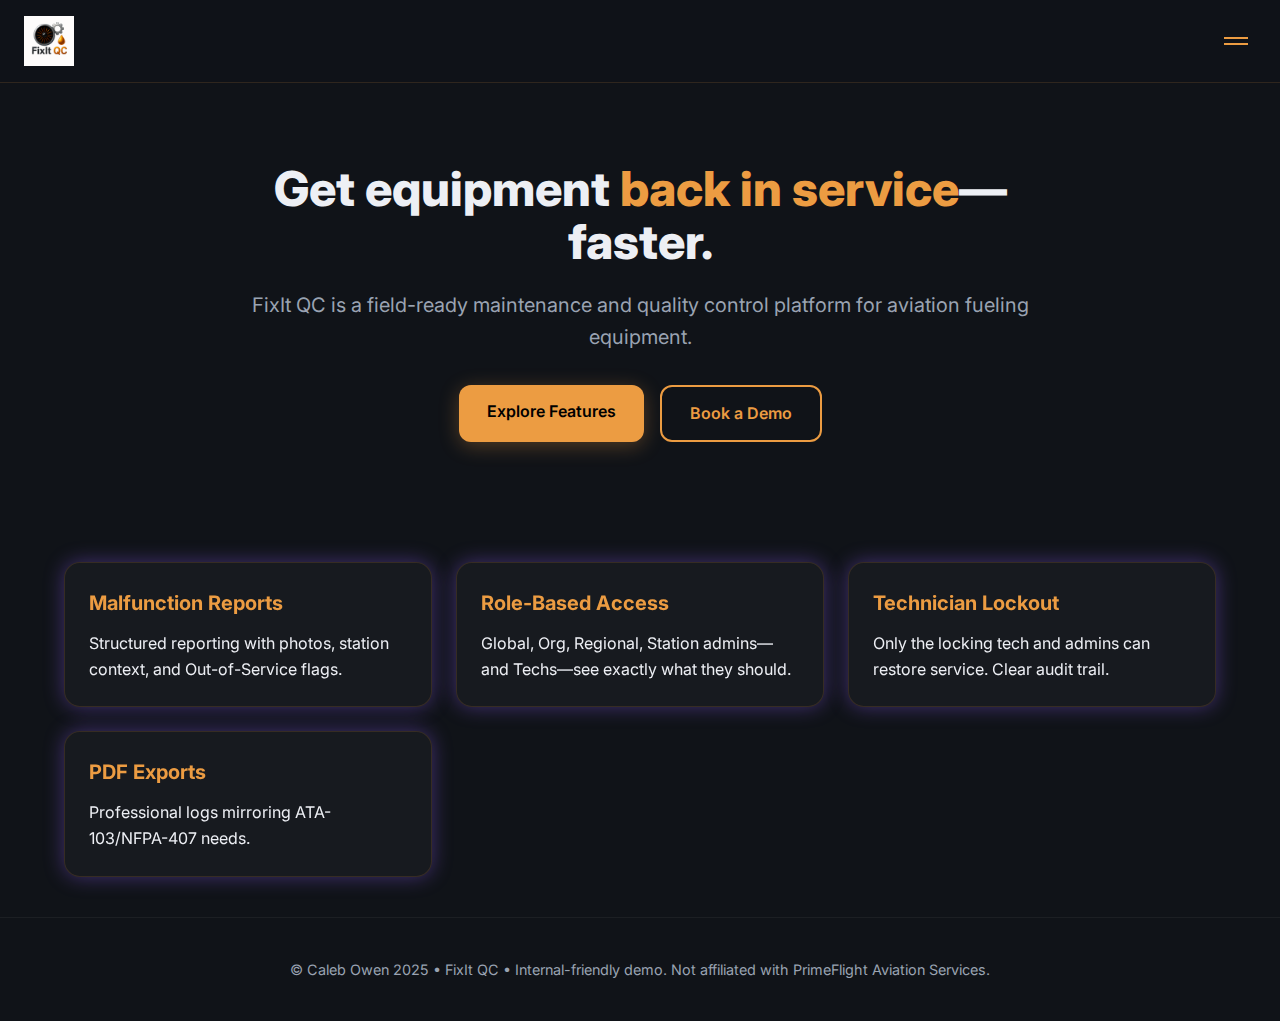
<file: index.html>
<!doctype html>
<html lang='en'>
<head>
  <!-- FixIt QC Marketing Site v7.0 • Built 2025-10-29 -->
  <meta charset="utf-8" />
  <meta name="viewport" content="width=device-width, initial-scale=1, maximum-scale=1, user-scalable=0" />
  <title>FixIt QC — Field Maintenance & QC Platform</title>
  <link rel="preconnect" href="https://fonts.googleapis.com">
  <link rel="preconnect" href="https://fonts.gstatic.com" crossorigin>
  <link href="https://fonts.googleapis.com/css2?family=Inter:wght@300;400;600;800&display=swap" rel="stylesheet">
  <link rel="stylesheet" href="assets/css/site.css" />
  <script defer src="assets/js/site.js"></script>
</head>
<body>
  <header class="nav">
    <a class="brand" href="index.html">
      <img src="assets/img/fixitqc-logo.png" alt="FixIt QC" class="logo" />
    </a>
    <button id="hamburger" aria-label="Menu" aria-expanded="false">
      <span class="bar"></span>
      <span class="bar"></span>
    </button>

    <!-- Cascade overlay menu -->
    <div id="cascade" class="cascade mini">
      <a class="mini-card active" href="index.html">
        <span class="ico">
          <svg viewBox="0 0 24 24"><path d="M3 9l9-7 9 7v11a2 2 0 0 1-2 2H5a2 2 0 0 1-2-2z"></path><polyline points="9 22 9 12 15 12 15 22"></polyline></svg>
        </span>
        <span>Home</span>
      </a>
      <a class="mini-card" href="features.html">
        <span class="ico">
          <svg viewBox="0 0 24 24"><polygon points="12 2 15.09 8.26 22 9.27 17 14.14 18.18 21.02 12 17.77 5.82 21.02 7 14.14 2 9.27 8.91 8.26 12 2"></polygon></svg>
        </span>
        <span>Features</span>
      </a>
      <a class="mini-card" href="screenshots.html">
        <span class="ico">
          <svg viewBox="0 0 24 24"><rect x="3" y="3" width="18" height="18" rx="2" ry="2"></rect><circle cx="8.5" cy="8.5" r="1.5"></circle><polyline points="21 15 16 10 5 21"></polyline></svg>
        </span>
        <span>Screenshots</span>
      </a>
      <a class="mini-card" href="pricing.html">
        <span class="ico">
          <svg viewBox="0 0 24 24"><rect x="1" y="4" width="22" height="16" rx="2" ry="2"></rect><line x1="1" y1="10" x2="23" y2="10"></line></svg>
        </span>
        <span>Pricing</span>
      </a>
      <a class="mini-card" href="admin.html">
        <span class="ico">
          <svg viewBox="0 0 24 24"><circle cx="12" cy="12" r="3"></circle><path d="M12 1v6m0 6v6m9-9h-6m-6 0H3m15.364 6.364l-4.243-4.243m-6.364 0L3.636 19.364M19.364 4.636l-4.243 4.243m-6.364 0L4.636 4.636"></path></svg>
        </span>
        <span>Admin</span>
      </a>
      <a class="mini-card" href="contact.html">
        <span class="ico">
          <svg viewBox="0 0 24 24"><path d="M4 4h16c1.1 0 2 .9 2 2v12c0 1.1-.9 2-2 2H4c-1.1 0-2-.9-2-2V6c0-1.1.9-2 2-2z"></path><polyline points="22,6 12,13 2,6"></polyline></svg>
        </span>
        <span>Contact</span>
      </a>
    </div>
  </header>

  <section class="hero">
    <div class="copy">
      <h1>Get equipment <em>back in service</em>—faster.</h1>
      <p>FixIt QC is a field-ready maintenance and quality control platform for aviation fueling equipment.</p>
      <div class="cta">
        <a class="btn primary" href="features.html">Explore Features</a>
        <a class="btn ghost" href="contact.html">Book a Demo</a>
      </div>
    </div>
  </section>

  <section class="grid">
    <article class="glass">
      <h3>Malfunction Reports</h3>
      <p>Structured reporting with photos, station context, and Out-of-Service flags.</p>
    </article>
    <article class="glass">
      <h3>Role-Based Access</h3>
      <p>Global, Org, Regional, Station admins—and Techs—see exactly what they should.</p>
    </article>
    <article class="glass">
      <h3>Technician Lockout</h3>
      <p>Only the locking tech and admins can restore service. Clear audit trail.</p>
    </article>
    <article class="glass">
      <h3>PDF Exports</h3>
      <p>Professional logs mirroring ATA-103/NFPA-407 needs.</p>
    </article>
  </section>

  <footer class="footer">
    <p>© Caleb Owen 2025 • FixIt QC • Internal-friendly demo. Not affiliated with PrimeFlight Aviation Services.</p>
  </footer>
</body>
</html>
</file>
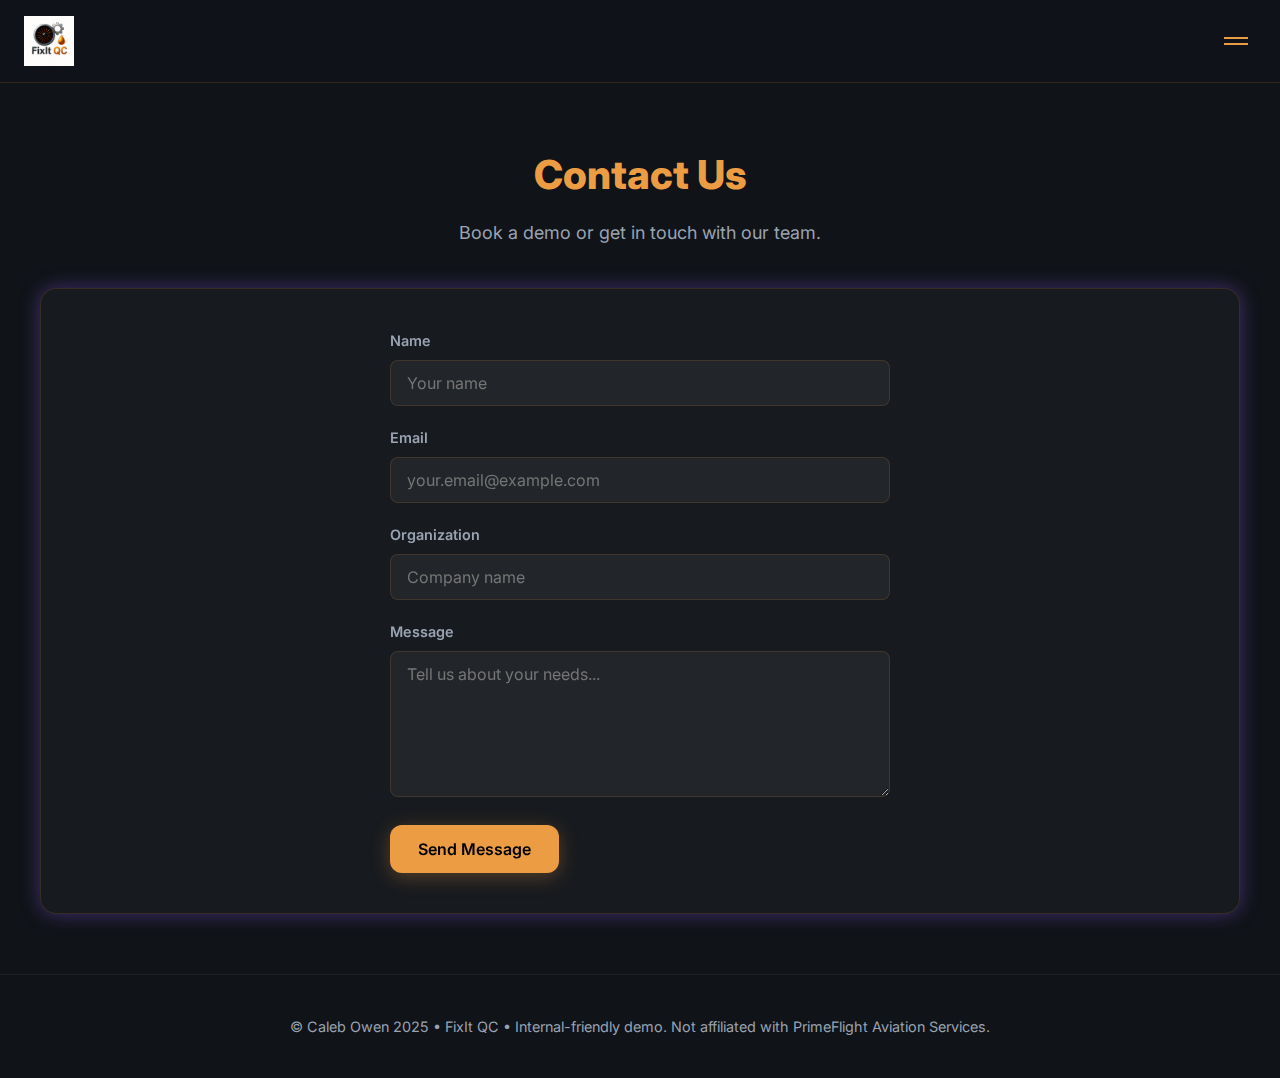
<file: contact.html>
<!doctype html>
<html lang='en'>
<head>
  <!-- FixIt QC Marketing Site v7.0 • Built 2025-10-29 -->
  <meta charset="utf-8" />
  <meta name="viewport" content="width=device-width, initial-scale=1, maximum-scale=1, user-scalable=0" />
  <title>Contact — FixIt QC</title>
  <link rel="preconnect" href="https://fonts.googleapis.com">
  <link rel="preconnect" href="https://fonts.gstatic.com" crossorigin>
  <link href="https://fonts.googleapis.com/css2?family=Inter:wght@300;400;600;800&display=swap" rel="stylesheet">
  <link rel="stylesheet" href="assets/css/site.css" />
  <script defer src="assets/js/site.js"></script>
</head>
<body>
  <header class="nav">
    <a class="brand" href="index.html">
      <img src="assets/img/fixitqc-logo.png" alt="FixIt QC" class="logo" />
    </a>
    <button id="hamburger" aria-label="Menu" aria-expanded="false">
      <span class="bar"></span>
      <span class="bar"></span>
    </button>

    <div id="cascade" class="cascade mini">
      <a class="mini-card" href="index.html">
        <span class="ico">
          <svg viewBox="0 0 24 24"><path d="M3 9l9-7 9 7v11a2 2 0 0 1-2 2H5a2 2 0 0 1-2-2z"></path><polyline points="9 22 9 12 15 12 15 22"></polyline></svg>
        </span>
        <span>Home</span>
      </a>
      <a class="mini-card" href="features.html">
        <span class="ico">
          <svg viewBox="0 0 24 24"><polygon points="12 2 15.09 8.26 22 9.27 17 14.14 18.18 21.02 12 17.77 5.82 21.02 7 14.14 2 9.27 8.91 8.26 12 2"></polygon></svg>
        </span>
        <span>Features</span>
      </a>
      <a class="mini-card" href="screenshots.html">
        <span class="ico">
          <svg viewBox="0 0 24 24"><rect x="3" y="3" width="18" height="18" rx="2" ry="2"></rect><circle cx="8.5" cy="8.5" r="1.5"></circle><polyline points="21 15 16 10 5 21"></polyline></svg>
        </span>
        <span>Screenshots</span>
      </a>
      <a class="mini-card" href="pricing.html">
        <span class="ico">
          <svg viewBox="0 0 24 24"><rect x="1" y="4" width="22" height="16" rx="2" ry="2"></rect><line x1="1" y1="10" x2="23" y2="10"></line></svg>
        </span>
        <span>Pricing</span>
      </a>
      <a class="mini-card" href="admin.html">
        <span class="ico">
          <svg viewBox="0 0 24 24"><circle cx="12" cy="12" r="3"></circle><path d="M12 1v6m0 6v6m9-9h-6m-6 0H3m15.364 6.364l-4.243-4.243m-6.364 0L3.636 19.364M19.364 4.636l-4.243 4.243m-6.364 0L4.636 4.636"></path></svg>
        </span>
        <span>Admin</span>
      </a>
      <a class="mini-card active" href="contact.html">
        <span class="ico">
          <svg viewBox="0 0 24 24"><path d="M4 4h16c1.1 0 2 .9 2 2v12c0 1.1-.9 2-2 2H4c-1.1 0-2-.9-2-2V6c0-1.1.9-2 2-2z"></path><polyline points="22,6 12,13 2,6"></polyline></svg>
        </span>
        <span>Contact</span>
      </a>
    </div>
  </header>

  <section class="pagehead">
    <h2>Contact Us</h2>
    <p class="sub">Book a demo or get in touch with our team.</p>
  </section>

  <section class="panel glass">
    <form id="contactForm" class="form">
      <label>
        <span>Name</span>
        <input type="text" name="name" required placeholder="Your name" />
      </label>
      <label>
        <span>Email</span>
        <input type="email" name="email" required placeholder="your.email@example.com" />
      </label>
      <label>
        <span>Organization</span>
        <input type="text" name="organization" placeholder="Company name" />
      </label>
      <label>
        <span>Message</span>
        <textarea name="message" rows="6" required placeholder="Tell us about your needs..."></textarea>
      </label>
      <div style="display: flex; align-items: center; gap: 12px;">
        <button type="submit" class="btn primary">Send Message</button>
        <span id="formStatus" class="status"></span>
      </div>
    </form>
  </section>

  <footer class="footer">
    <p>© Caleb Owen 2025 • FixIt QC • Internal-friendly demo. Not affiliated with PrimeFlight Aviation Services.</p>
  </footer>
</body>
</html>
</file>
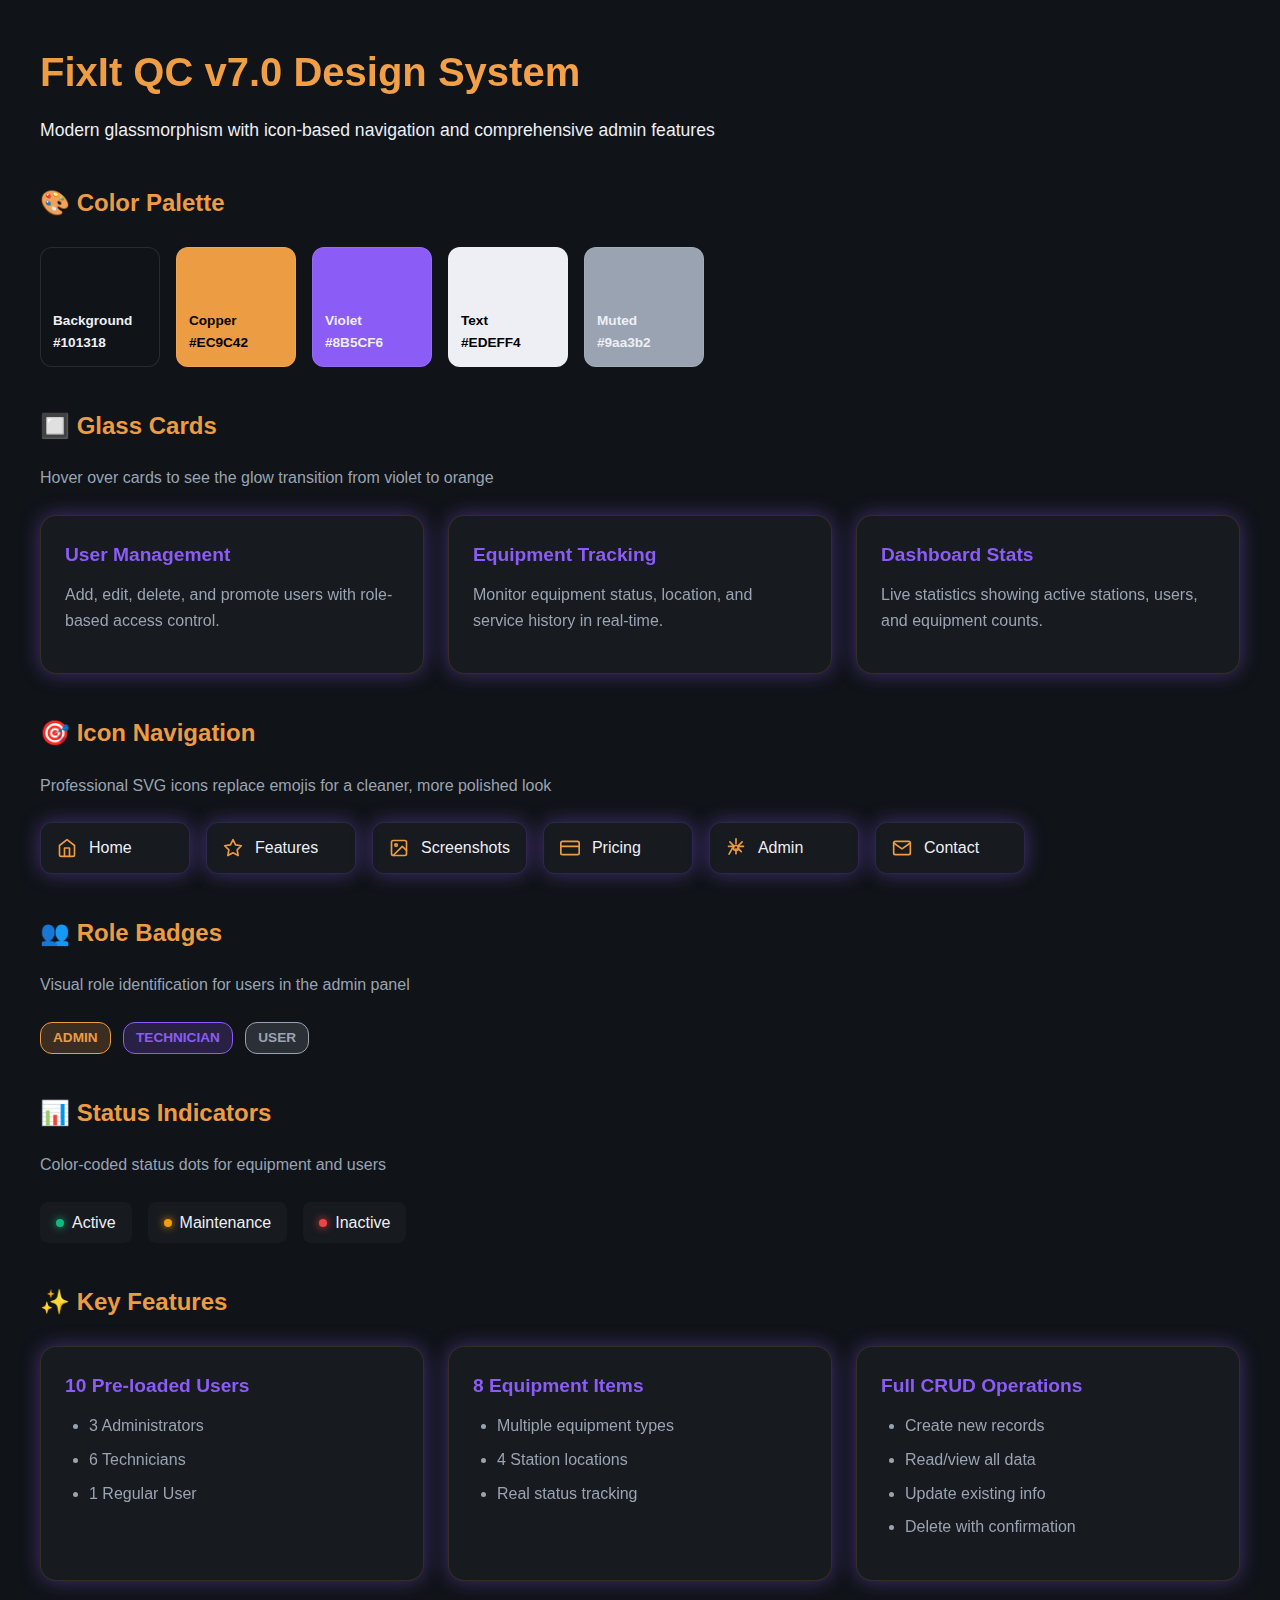
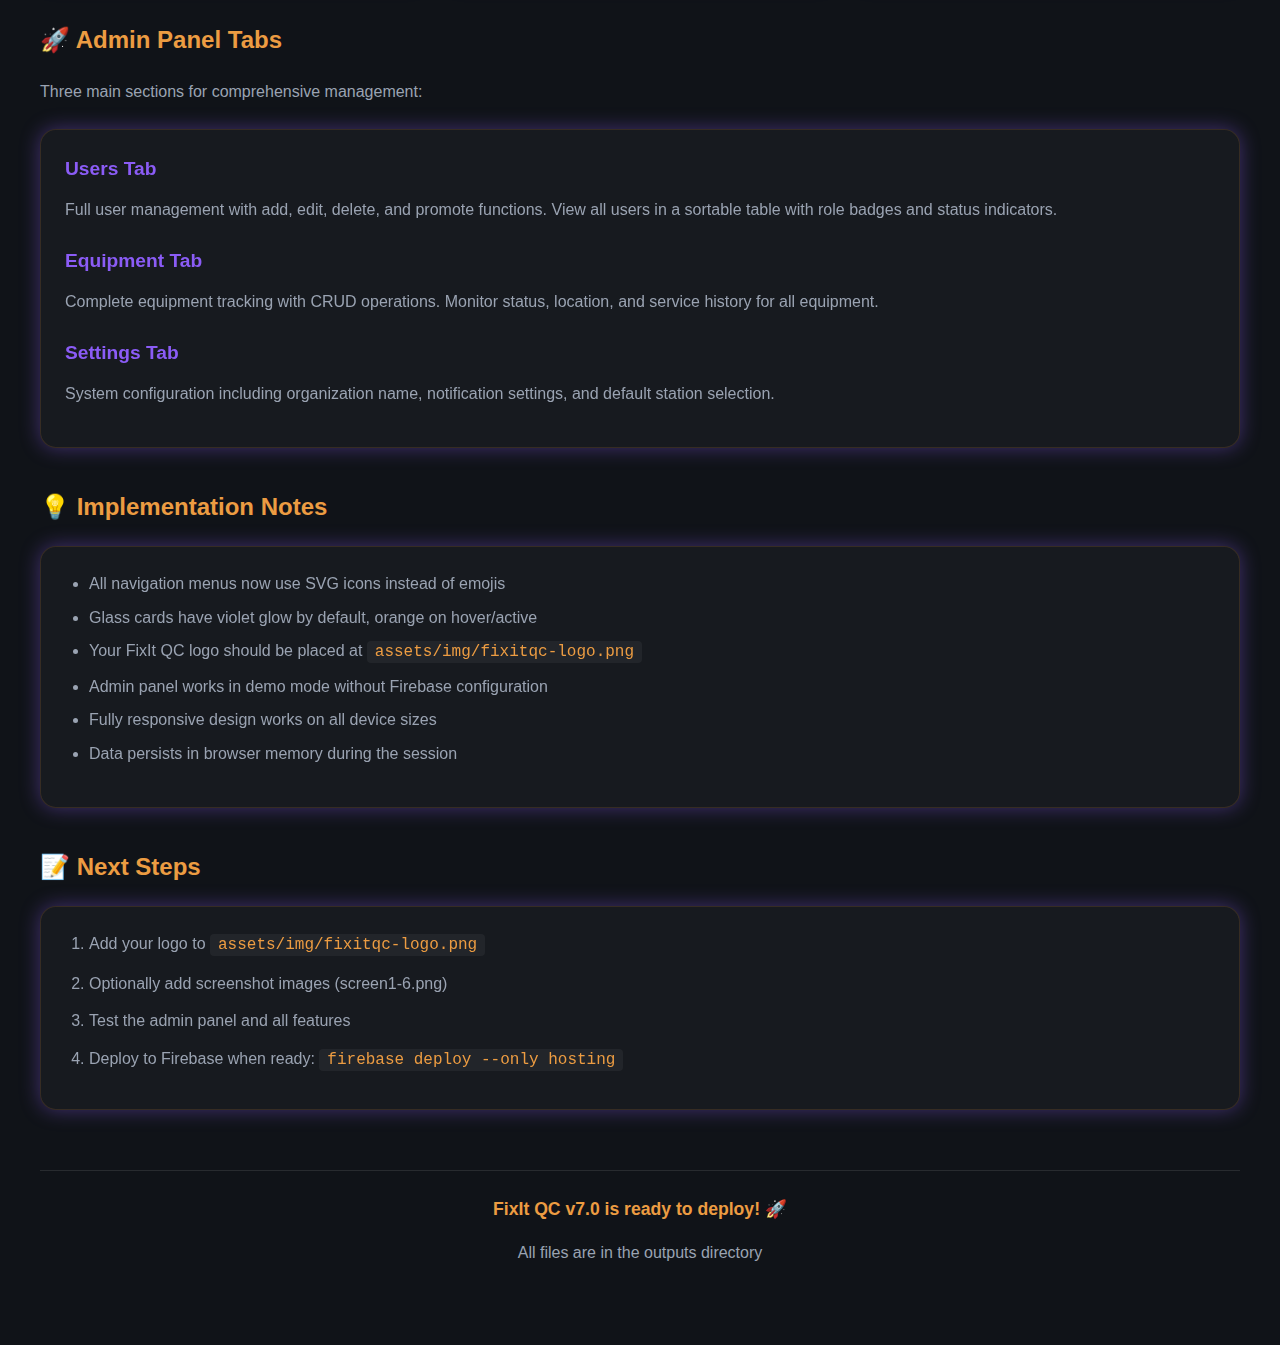
<file: DESIGN_PREVIEW.html>
<!DOCTYPE html>
<html lang="en">
<head>
  <meta charset="UTF-8">
  <meta name="viewport" content="width=device-width, initial-scale=1.0">
  <title>FixIt QC v7.0 - Design Preview</title>
  <style>
    * {
      margin: 0;
      padding: 0;
      box-sizing: border-box;
    }
    
    body {
      font-family: -apple-system, BlinkMacSystemFont, 'Segoe UI', sans-serif;
      background: #101318;
      color: #EDEFF4;
      padding: 40px;
      line-height: 1.6;
    }
    
    .container {
      max-width: 1200px;
      margin: 0 auto;
    }
    
    h1 {
      font-size: 2.5rem;
      margin-bottom: 12px;
      background: linear-gradient(135deg, #EC9C42, #ffa952);
      -webkit-background-clip: text;
      -webkit-text-fill-color: transparent;
      background-clip: text;
    }
    
    h2 {
      color: #EC9C42;
      margin: 40px 0 20px;
      font-size: 1.5rem;
    }
    
    h3 {
      color: #8B5CF6;
      margin: 24px 0 12px;
      font-size: 1.2rem;
    }
    
    p {
      color: #9aa3b2;
      margin-bottom: 16px;
    }
    
    .feature-grid {
      display: grid;
      grid-template-columns: repeat(auto-fit, minmax(300px, 1fr));
      gap: 24px;
      margin: 24px 0;
    }
    
    .card {
      background: rgba(255, 255, 255, 0.03);
      border: 1px solid rgba(236, 156, 66, 0.15);
      border-radius: 16px;
      padding: 24px;
      backdrop-filter: blur(12px);
      box-shadow: 0 0 20px rgba(139, 92, 246, 0.4);
      transition: all 0.3s ease;
    }
    
    .card:hover {
      box-shadow: 0 0 25px rgba(236, 156, 66, 0.5);
      border-color: #EC9C42;
      transform: translateY(-2px);
    }
    
    .card h3 {
      margin-top: 0;
    }
    
    .icon-demo {
      display: flex;
      gap: 16px;
      flex-wrap: wrap;
      margin: 24px 0;
    }
    
    .icon-item {
      display: flex;
      align-items: center;
      gap: 12px;
      padding: 12px 16px;
      background: rgba(255, 255, 255, 0.03);
      border: 1px solid rgba(139, 92, 246, 0.2);
      border-radius: 12px;
      box-shadow: 0 0 20px rgba(139, 92, 246, 0.4);
      transition: all 0.3s ease;
      min-width: 150px;
    }
    
    .icon-item:hover {
      background: rgba(236, 156, 66, 0.1);
      border-color: #EC9C42;
      box-shadow: 0 0 25px rgba(236, 156, 66, 0.5);
      transform: translateY(-2px);
    }
    
    .icon-item svg {
      width: 20px;
      height: 20px;
      stroke: #EC9C42;
      fill: none;
      stroke-width: 2;
      stroke-linecap: round;
      stroke-linejoin: round;
    }
    
    .status-demo {
      display: flex;
      gap: 16px;
      margin: 24px 0;
      flex-wrap: wrap;
    }
    
    .status {
      display: flex;
      align-items: center;
      gap: 8px;
      padding: 8px 16px;
      background: rgba(255, 255, 255, 0.03);
      border-radius: 8px;
    }
    
    .status-dot {
      width: 8px;
      height: 8px;
      border-radius: 50%;
    }
    
    .status-dot.active {
      background: #10b981;
      box-shadow: 0 0 8px #10b981;
    }
    
    .status-dot.inactive {
      background: #ef4444;
      box-shadow: 0 0 8px #ef4444;
    }
    
    .status-dot.maintenance {
      background: #f59e0b;
      box-shadow: 0 0 8px #f59e0b;
    }
    
    .role-badge {
      display: inline-block;
      padding: 4px 12px;
      border-radius: 12px;
      font-size: 0.85rem;
      font-weight: 600;
      margin-right: 8px;
    }
    
    .role-badge.admin {
      background: rgba(236, 156, 66, 0.2);
      color: #EC9C42;
      border: 1px solid #EC9C42;
    }
    
    .role-badge.tech {
      background: rgba(139, 92, 246, 0.2);
      color: #8B5CF6;
      border: 1px solid #8B5CF6;
    }
    
    .role-badge.user {
      background: rgba(154, 163, 178, 0.2);
      color: #9aa3b2;
      border: 1px solid #9aa3b2;
    }
    
    .color-palette {
      display: flex;
      gap: 16px;
      margin: 24px 0;
      flex-wrap: wrap;
    }
    
    .color-swatch {
      width: 120px;
      height: 120px;
      border-radius: 12px;
      display: flex;
      align-items: flex-end;
      padding: 12px;
      font-size: 0.85rem;
      font-weight: 600;
      border: 1px solid rgba(255, 255, 255, 0.1);
    }
    
    ul {
      color: #9aa3b2;
      margin-left: 24px;
      margin-bottom: 16px;
    }
    
    li {
      margin-bottom: 8px;
    }
    
    code {
      background: rgba(255, 255, 255, 0.05);
      padding: 2px 8px;
      border-radius: 4px;
      color: #EC9C42;
      font-family: 'Courier New', monospace;
    }
  </style>
</head>
<body>
  <div class="container">
    <h1>FixIt QC v7.0 Design System</h1>
    <p style="font-size: 1.1rem; color: #EDEFF4;">Modern glassmorphism with icon-based navigation and comprehensive admin features</p>
    
    <h2>🎨 Color Palette</h2>
    <div class="color-palette">
      <div class="color-swatch" style="background: #101318;">
        <span>Background<br>#101318</span>
      </div>
      <div class="color-swatch" style="background: #EC9C42;">
        <span style="color: #000;">Copper<br>#EC9C42</span>
      </div>
      <div class="color-swatch" style="background: #8B5CF6;">
        <span>Violet<br>#8B5CF6</span>
      </div>
      <div class="color-swatch" style="background: #EDEFF4;">
        <span style="color: #000;">Text<br>#EDEFF4</span>
      </div>
      <div class="color-swatch" style="background: #9aa3b2;">
        <span>Muted<br>#9aa3b2</span>
      </div>
    </div>
    
    <h2>🔲 Glass Cards</h2>
    <p>Hover over cards to see the glow transition from violet to orange</p>
    <div class="feature-grid">
      <div class="card">
        <h3>User Management</h3>
        <p>Add, edit, delete, and promote users with role-based access control.</p>
      </div>
      <div class="card">
        <h3>Equipment Tracking</h3>
        <p>Monitor equipment status, location, and service history in real-time.</p>
      </div>
      <div class="card">
        <h3>Dashboard Stats</h3>
        <p>Live statistics showing active stations, users, and equipment counts.</p>
      </div>
    </div>
    
    <h2>🎯 Icon Navigation</h2>
    <p>Professional SVG icons replace emojis for a cleaner, more polished look</p>
    <div class="icon-demo">
      <div class="icon-item">
        <svg viewBox="0 0 24 24"><path d="M3 9l9-7 9 7v11a2 2 0 0 1-2 2H5a2 2 0 0 1-2-2z"></path><polyline points="9 22 9 12 15 12 15 22"></polyline></svg>
        <span>Home</span>
      </div>
      <div class="icon-item">
        <svg viewBox="0 0 24 24"><polygon points="12 2 15.09 8.26 22 9.27 17 14.14 18.18 21.02 12 17.77 5.82 21.02 7 14.14 2 9.27 8.91 8.26 12 2"></polygon></svg>
        <span>Features</span>
      </div>
      <div class="icon-item">
        <svg viewBox="0 0 24 24"><rect x="3" y="3" width="18" height="18" rx="2" ry="2"></rect><circle cx="8.5" cy="8.5" r="1.5"></circle><polyline points="21 15 16 10 5 21"></polyline></svg>
        <span>Screenshots</span>
      </div>
      <div class="icon-item">
        <svg viewBox="0 0 24 24"><rect x="1" y="4" width="22" height="16" rx="2" ry="2"></rect><line x1="1" y1="10" x2="23" y2="10"></line></svg>
        <span>Pricing</span>
      </div>
      <div class="icon-item">
        <svg viewBox="0 0 24 24"><circle cx="12" cy="12" r="3"></circle><path d="M12 1v6m0 6v6m9-9h-6m-6 0H3m15.364 6.364l-4.243-4.243m-6.364 0L3.636 19.364M19.364 4.636l-4.243 4.243m-6.364 0L4.636 4.636"></path></svg>
        <span>Admin</span>
      </div>
      <div class="icon-item">
        <svg viewBox="0 0 24 24"><path d="M4 4h16c1.1 0 2 .9 2 2v12c0 1.1-.9 2-2 2H4c-1.1 0-2-.9-2-2V6c0-1.1.9-2 2-2z"></path><polyline points="22,6 12,13 2,6"></polyline></svg>
        <span>Contact</span>
      </div>
    </div>
    
    <h2>👥 Role Badges</h2>
    <p>Visual role identification for users in the admin panel</p>
    <div style="margin: 24px 0;">
      <span class="role-badge admin">ADMIN</span>
      <span class="role-badge tech">TECHNICIAN</span>
      <span class="role-badge user">USER</span>
    </div>
    
    <h2>📊 Status Indicators</h2>
    <p>Color-coded status dots for equipment and users</p>
    <div class="status-demo">
      <div class="status">
        <span class="status-dot active"></span>
        <span>Active</span>
      </div>
      <div class="status">
        <span class="status-dot maintenance"></span>
        <span>Maintenance</span>
      </div>
      <div class="status">
        <span class="status-dot inactive"></span>
        <span>Inactive</span>
      </div>
    </div>
    
    <h2>✨ Key Features</h2>
    <div class="feature-grid">
      <div class="card">
        <h3>10 Pre-loaded Users</h3>
        <ul>
          <li>3 Administrators</li>
          <li>6 Technicians</li>
          <li>1 Regular User</li>
        </ul>
      </div>
      <div class="card">
        <h3>8 Equipment Items</h3>
        <ul>
          <li>Multiple equipment types</li>
          <li>4 Station locations</li>
          <li>Real status tracking</li>
        </ul>
      </div>
      <div class="card">
        <h3>Full CRUD Operations</h3>
        <ul>
          <li>Create new records</li>
          <li>Read/view all data</li>
          <li>Update existing info</li>
          <li>Delete with confirmation</li>
        </ul>
      </div>
    </div>
    
    <h2>🚀 Admin Panel Tabs</h2>
    <p>Three main sections for comprehensive management:</p>
    <div class="card" style="margin: 24px 0;">
      <h3>Users Tab</h3>
      <p>Full user management with add, edit, delete, and promote functions. View all users in a sortable table with role badges and status indicators.</p>
      
      <h3 style="margin-top: 24px;">Equipment Tab</h3>
      <p>Complete equipment tracking with CRUD operations. Monitor status, location, and service history for all equipment.</p>
      
      <h3 style="margin-top: 24px;">Settings Tab</h3>
      <p>System configuration including organization name, notification settings, and default station selection.</p>
    </div>
    
    <h2>💡 Implementation Notes</h2>
    <div class="card">
      <ul>
        <li>All navigation menus now use SVG icons instead of emojis</li>
        <li>Glass cards have violet glow by default, orange on hover/active</li>
        <li>Your FixIt QC logo should be placed at <code>assets/img/fixitqc-logo.png</code></li>
        <li>Admin panel works in demo mode without Firebase configuration</li>
        <li>Fully responsive design works on all device sizes</li>
        <li>Data persists in browser memory during the session</li>
      </ul>
    </div>
    
    <h2>📝 Next Steps</h2>
    <div class="card">
      <ol style="color: #9aa3b2; margin-left: 24px;">
        <li style="margin-bottom: 12px;">Add your logo to <code>assets/img/fixitqc-logo.png</code></li>
        <li style="margin-bottom: 12px;">Optionally add screenshot images (screen1-6.png)</li>
        <li style="margin-bottom: 12px;">Test the admin panel and all features</li>
        <li style="margin-bottom: 12px;">Deploy to Firebase when ready: <code>firebase deploy --only hosting</code></li>
      </ol>
    </div>
    
    <div style="margin-top: 60px; padding: 24px; text-align: center; border-top: 1px solid rgba(255,255,255,0.1);">
      <p style="color: #EC9C42; font-weight: 600; font-size: 1.1rem;">FixIt QC v7.0 is ready to deploy! 🚀</p>
      <p style="margin-top: 8px;">All files are in the outputs directory</p>
    </div>
  </div>
</body>
</html>
</file>
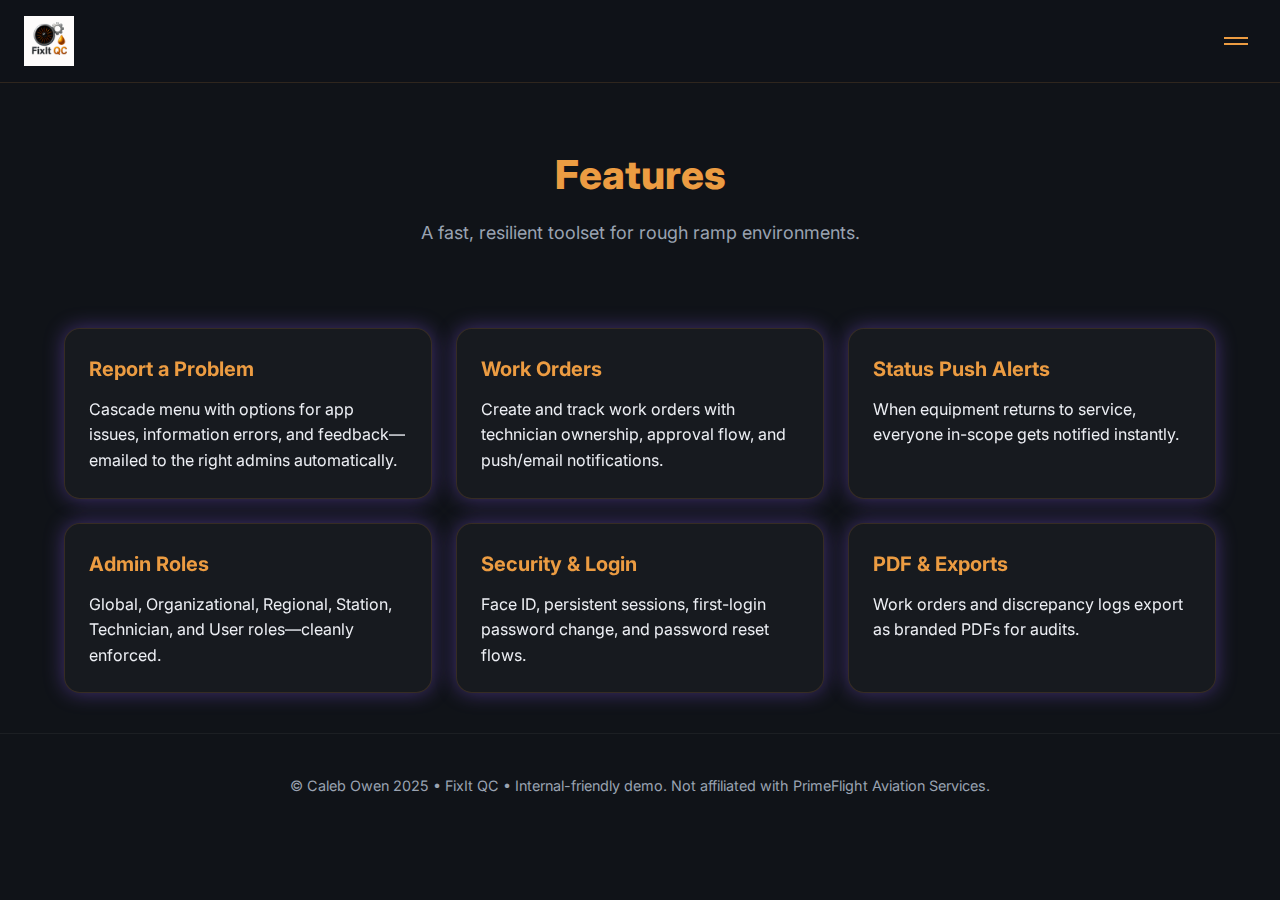
<file: features.html>
<!doctype html>
<html lang='en'>
<head>
  <!-- FixIt QC Marketing Site v7.0 • Built 2025-10-29 -->
  <meta charset="utf-8" />
  <meta name="viewport" content="width=device-width, initial-scale=1, maximum-scale=1, user-scalable=0" />
  <title>Features — FixIt QC</title>
  <link rel="preconnect" href="https://fonts.googleapis.com">
  <link rel="preconnect" href="https://fonts.gstatic.com" crossorigin>
  <link href="https://fonts.googleapis.com/css2?family=Inter:wght@300;400;600;800&display=swap" rel="stylesheet">
  <link rel="stylesheet" href="assets/css/site.css" />
  <script defer src="assets/js/site.js"></script>
</head>
<body>
  <header class="nav">
    <a class="brand" href="index.html">
      <img src="assets/img/fixitqc-logo.png" alt="FixIt QC" class="logo" />
    </a>
    <button id="hamburger" aria-label="Menu" aria-expanded="false">
      <span class="bar"></span>
      <span class="bar"></span>
    </button>

    <!-- Cascade overlay menu -->
    <div id="cascade" class="cascade mini">
      <a class="mini-card" href="index.html">
        <span class="ico">
          <svg viewBox="0 0 24 24"><path d="M3 9l9-7 9 7v11a2 2 0 0 1-2 2H5a2 2 0 0 1-2-2z"></path><polyline points="9 22 9 12 15 12 15 22"></polyline></svg>
        </span>
        <span>Home</span>
      </a>
      <a class="mini-card active" href="features.html">
        <span class="ico">
          <svg viewBox="0 0 24 24"><polygon points="12 2 15.09 8.26 22 9.27 17 14.14 18.18 21.02 12 17.77 5.82 21.02 7 14.14 2 9.27 8.91 8.26 12 2"></polygon></svg>
        </span>
        <span>Features</span>
      </a>
      <a class="mini-card" href="screenshots.html">
        <span class="ico">
          <svg viewBox="0 0 24 24"><rect x="3" y="3" width="18" height="18" rx="2" ry="2"></rect><circle cx="8.5" cy="8.5" r="1.5"></circle><polyline points="21 15 16 10 5 21"></polyline></svg>
        </span>
        <span>Screenshots</span>
      </a>
      <a class="mini-card" href="pricing.html">
        <span class="ico">
          <svg viewBox="0 0 24 24"><rect x="1" y="4" width="22" height="16" rx="2" ry="2"></rect><line x1="1" y1="10" x2="23" y2="10"></line></svg>
        </span>
        <span>Pricing</span>
      </a>
      <a class="mini-card" href="admin.html">
        <span class="ico">
          <svg viewBox="0 0 24 24"><circle cx="12" cy="12" r="3"></circle><path d="M12 1v6m0 6v6m9-9h-6m-6 0H3m15.364 6.364l-4.243-4.243m-6.364 0L3.636 19.364M19.364 4.636l-4.243 4.243m-6.364 0L4.636 4.636"></path></svg>
        </span>
        <span>Admin</span>
      </a>
      <a class="mini-card" href="contact.html">
        <span class="ico">
          <svg viewBox="0 0 24 24"><path d="M4 4h16c1.1 0 2 .9 2 2v12c0 1.1-.9 2-2 2H4c-1.1 0-2-.9-2-2V6c0-1.1.9-2 2-2z"></path><polyline points="22,6 12,13 2,6"></polyline></svg>
        </span>
        <span>Contact</span>
      </a>
    </div>
  </header>

  <section class="pagehead">
    <h2>Features</h2>
    <p class="sub">A fast, resilient toolset for rough ramp environments.</p>
  </section>

  <section class="features">
    <div class="feature glass">
      <h3>Report a Problem</h3>
      <p>Cascade menu with options for app issues, information errors, and feedback—emailed to the right admins automatically.</p>
    </div>
    <div class="feature glass">
      <h3>Work Orders</h3>
      <p>Create and track work orders with technician ownership, approval flow, and push/email notifications.</p>
    </div>
    <div class="feature glass">
      <h3>Status Push Alerts</h3>
      <p>When equipment returns to service, everyone in-scope gets notified instantly.</p>
    </div>
    <div class="feature glass">
      <h3>Admin Roles</h3>
      <p>Global, Organizational, Regional, Station, Technician, and User roles—cleanly enforced.</p>
    </div>
    <div class="feature glass">
      <h3>Security & Login</h3>
      <p>Face ID, persistent sessions, first-login password change, and password reset flows.</p>
    </div>
    <div class="feature glass">
      <h3>PDF & Exports</h3>
      <p>Work orders and discrepancy logs export as branded PDFs for audits.</p>
    </div>
  </section>

  <footer class="footer">
    <p>© Caleb Owen 2025 • FixIt QC • Internal-friendly demo. Not affiliated with PrimeFlight Aviation Services.</p>
  </footer>
</body>
</html>
</file>
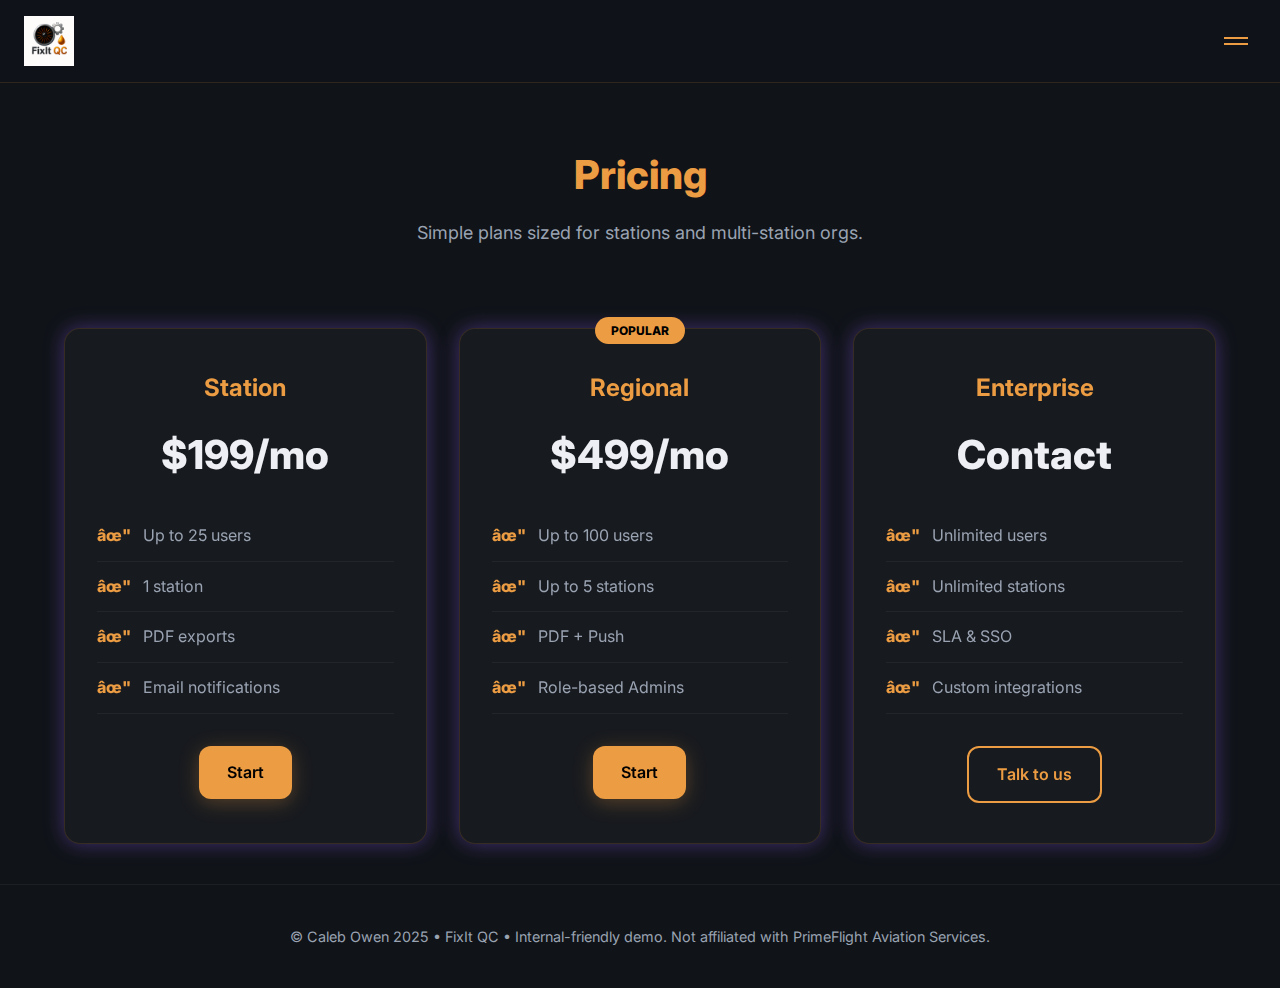
<file: pricing.html>
<!doctype html>
<html lang='en'>
<head>
  <!-- FixIt QC Marketing Site v7.0 • Built 2025-10-29 -->
  <meta charset="utf-8" />
  <meta name="viewport" content="width=device-width, initial-scale=1, maximum-scale=1, user-scalable=0" />
  <title>Pricing — FixIt QC</title>
  <link rel="preconnect" href="https://fonts.googleapis.com">
  <link rel="preconnect" href="https://fonts.gstatic.com" crossorigin>
  <link href="https://fonts.googleapis.com/css2?family=Inter:wght@300;400;600;800&display=swap" rel="stylesheet">
  <link rel="stylesheet" href="assets/css/site.css" />
  <script defer src="assets/js/site.js"></script>
</head>
<body>
  <header class="nav">
    <a class="brand" href="index.html">
      <img src="assets/img/fixitqc-logo.png" alt="FixIt QC" class="logo" />
    </a>
    <button id="hamburger" aria-label="Menu" aria-expanded="false">
      <span class="bar"></span>
      <span class="bar"></span>
    </button>

    <div id="cascade" class="cascade mini">
      <a class="mini-card" href="index.html">
        <span class="ico">
          <svg viewBox="0 0 24 24"><path d="M3 9l9-7 9 7v11a2 2 0 0 1-2 2H5a2 2 0 0 1-2-2z"></path><polyline points="9 22 9 12 15 12 15 22"></polyline></svg>
        </span>
        <span>Home</span>
      </a>
      <a class="mini-card" href="features.html">
        <span class="ico">
          <svg viewBox="0 0 24 24"><polygon points="12 2 15.09 8.26 22 9.27 17 14.14 18.18 21.02 12 17.77 5.82 21.02 7 14.14 2 9.27 8.91 8.26 12 2"></polygon></svg>
        </span>
        <span>Features</span>
      </a>
      <a class="mini-card" href="screenshots.html">
        <span class="ico">
          <svg viewBox="0 0 24 24"><rect x="3" y="3" width="18" height="18" rx="2" ry="2"></rect><circle cx="8.5" cy="8.5" r="1.5"></circle><polyline points="21 15 16 10 5 21"></polyline></svg>
        </span>
        <span>Screenshots</span>
      </a>
      <a class="mini-card active" href="pricing.html">
        <span class="ico">
          <svg viewBox="0 0 24 24"><rect x="1" y="4" width="22" height="16" rx="2" ry="2"></rect><line x1="1" y1="10" x2="23" y2="10"></line></svg>
        </span>
        <span>Pricing</span>
      </a>
      <a class="mini-card" href="admin.html">
        <span class="ico">
          <svg viewBox="0 0 24 24"><circle cx="12" cy="12" r="3"></circle><path d="M12 1v6m0 6v6m9-9h-6m-6 0H3m15.364 6.364l-4.243-4.243m-6.364 0L3.636 19.364M19.364 4.636l-4.243 4.243m-6.364 0L4.636 4.636"></path></svg>
        </span>
        <span>Admin</span>
      </a>
      <a class="mini-card" href="contact.html">
        <span class="ico">
          <svg viewBox="0 0 24 24"><path d="M4 4h16c1.1 0 2 .9 2 2v12c0 1.1-.9 2-2 2H4c-1.1 0-2-.9-2-2V6c0-1.1.9-2 2-2z"></path><polyline points="22,6 12,13 2,6"></polyline></svg>
        </span>
        <span>Contact</span>
      </a>
    </div>
  </header>

  <section class="pagehead">
    <h2>Pricing</h2>
    <p class="sub">Simple plans sized for stations and multi-station orgs.</p>
  </section>

  <section class="tiers">
    <div class="tier glass">
      <h3>Station</h3>
      <p class="price">$199/mo</p>
      <ul>
        <li>Up to 25 users</li>
        <li>1 station</li>
        <li>PDF exports</li>
        <li>Email notifications</li>
      </ul>
      <a class="btn primary" href="contact.html">Start</a>
    </div>
    <div class="tier glass best">
      <h3>Regional</h3>
      <p class="price">$499/mo</p>
      <ul>
        <li>Up to 100 users</li>
        <li>Up to 5 stations</li>
        <li>PDF + Push</li>
        <li>Role-based Admins</li>
      </ul>
      <a class="btn primary" href="contact.html">Start</a>
    </div>
    <div class="tier glass">
      <h3>Enterprise</h3>
      <p class="price">Contact</p>
      <ul>
        <li>Unlimited users</li>
        <li>Unlimited stations</li>
        <li>SLA & SSO</li>
        <li>Custom integrations</li>
      </ul>
      <a class="btn ghost" href="contact.html">Talk to us</a>
    </div>
  </section>

  <footer class="footer">
    <p>© Caleb Owen 2025 • FixIt QC • Internal-friendly demo. Not affiliated with PrimeFlight Aviation Services.</p>
  </footer>
</body>
</html>
</file>
<file: assets/css/site.css>
/* FixIt QC Marketing Site v7.0 - Enhanced Edition */

:root {
  --bg: #101318;
  --copper: #EC9C42;
  --violet: #8B5CF6;
  --text: #EDEFF4;
  --muted: #9aa3b2;
  --panel: rgba(255, 255, 255, 0.03);
  --border: rgba(236, 156, 66, 0.15);
  --glow-violet: rgba(139, 92, 246, 0.4);
  --glow-orange: rgba(236, 156, 66, 0.5);
}

* {
  margin: 0;
  padding: 0;
  box-sizing: border-box;
}

body {
  font-family: 'Inter', -apple-system, BlinkMacSystemFont, sans-serif;
  background: var(--bg);
  color: var(--text);
  line-height: 1.6;
  min-height: 100vh;
}

/* Navigation */
.nav {
  display: flex;
  align-items: center;
  justify-content: space-between;
  padding: 16px 24px;
  position: sticky;
  top: 0;
  background: rgba(16, 19, 24, 0.9);
  backdrop-filter: blur(12px);
  border-bottom: 1px solid var(--border);
  z-index: 1000;
}

.brand {
  display: flex;
  align-items: center;
  text-decoration: none;
  color: var(--text);
}

.logo {
  height: 50px;
  width: auto;
}

#hamburger {
  background: none;
  border: none;
  cursor: pointer;
  padding: 8px;
  display: flex;
  flex-direction: column;
  gap: 4px;
  z-index: 1001;
}

.bar {
  width: 24px;
  height: 2px;
  background: var(--copper);
  transition: all 0.3s ease;
}

#hamburger[aria-expanded="true"] .bar:first-child {
  transform: rotate(45deg) translateY(6px);
}

#hamburger[aria-expanded="true"] .bar:last-child {
  transform: rotate(-45deg) translateY(-6px);
}

/* Cascade Menu with Icons */
.cascade {
  position: fixed;
  top: 70px;
  right: 24px;
  display: none;
  flex-direction: column;
  gap: 8px;
  padding: 12px;
  background: rgba(16, 19, 24, 0.95);
  border: 1px solid var(--border);
  border-radius: 16px;
  backdrop-filter: blur(20px);
  z-index: 999;
  box-shadow: 0 8px 32px rgba(0, 0, 0, 0.4);
}

.cascade.active {
  display: flex;
}

.mini-card {
  display: flex;
  align-items: center;
  gap: 12px;
  padding: 12px 16px;
  background: rgba(255, 255, 255, 0.03);
  border: 1px solid rgba(139, 92, 246, 0.2);
  border-radius: 12px;
  text-decoration: none;
  color: var(--text);
  transition: all 0.3s ease;
  box-shadow: 0 0 20px var(--glow-violet);
  font-size: 0.95rem;
  font-weight: 500;
  min-width: 180px;
}

.mini-card:hover,
.mini-card:focus,
.mini-card.active {
  background: rgba(236, 156, 66, 0.1);
  border-color: var(--copper);
  box-shadow: 0 0 25px var(--glow-orange);
  transform: translateY(-2px);
}

.mini-card .ico {
  font-size: 1.2rem;
  color: var(--copper);
  display: flex;
  align-items: center;
  justify-content: center;
  width: 24px;
  height: 24px;
}

/* SVG Icon Support */
.mini-card svg {
  width: 20px;
  height: 20px;
  stroke: var(--copper);
  fill: none;
  stroke-width: 2;
  stroke-linecap: round;
  stroke-linejoin: round;
}

.logout-btn {
  background: rgba(236, 66, 66, 0.15) !important;
  border-color: rgba(236, 66, 66, 0.4) !important;
  box-shadow: 0 0 20px rgba(236, 66, 66, 0.3) !important;
}

/* Glass Effect */
.glass {
  background: var(--panel);
  border: 1px solid var(--border);
  border-radius: 16px;
  padding: 24px;
  backdrop-filter: blur(12px);
  box-shadow: 0 0 20px var(--glow-violet);
  transition: all 0.3s ease;
}

.glass:hover {
  box-shadow: 0 0 25px var(--glow-orange);
  border-color: var(--copper);
  transform: translateY(-2px);
}

/* Hero */
.hero {
  padding: 80px 24px;
  text-align: center;
  max-width: 900px;
  margin: 0 auto;
}

.hero h1 {
  font-size: 3rem;
  font-weight: 800;
  margin-bottom: 20px;
  line-height: 1.1;
}

.hero em {
  color: var(--copper);
  font-style: normal;
}

.hero p {
  font-size: 1.25rem;
  color: var(--muted);
  margin-bottom: 32px;
}

.cta {
  display: flex;
  gap: 16px;
  justify-content: center;
  flex-wrap: wrap;
}

/* Buttons */
.btn {
  padding: 14px 28px;
  border-radius: 12px;
  text-decoration: none;
  font-weight: 600;
  font-size: 1rem;
  transition: all 0.3s ease;
  display: inline-block;
  cursor: pointer;
  border: none;
  font-family: inherit;
}

.btn.primary {
  background: var(--copper);
  color: #000;
  box-shadow: 0 4px 20px rgba(236, 156, 66, 0.3);
}

.btn.primary:hover {
  background: #ffa952;
  box-shadow: 0 6px 30px rgba(236, 156, 66, 0.5);
  transform: translateY(-2px);
}

.btn.ghost {
  background: transparent;
  color: var(--copper);
  border: 2px solid var(--copper);
}

.btn.ghost:hover {
  background: rgba(236, 156, 66, 0.1);
  box-shadow: 0 0 20px var(--glow-orange);
}

/* Grid */
.grid {
  display: grid;
  grid-template-columns: repeat(auto-fit, minmax(280px, 1fr));
  gap: 24px;
  padding: 40px 24px;
  max-width: 1200px;
  margin: 0 auto;
}

.grid article h3 {
  color: var(--copper);
  margin-bottom: 12px;
  font-size: 1.25rem;
}

/* Features */
.features {
  display: grid;
  grid-template-columns: repeat(auto-fit, minmax(300px, 1fr));
  gap: 24px;
  padding: 40px 24px;
  max-width: 1200px;
  margin: 0 auto;
}

.feature h3 {
  color: var(--copper);
  margin-bottom: 12px;
  font-size: 1.25rem;
}

/* Page Header */
.pagehead {
  text-align: center;
  padding: 60px 24px 40px;
  max-width: 800px;
  margin: 0 auto;
}

.pagehead h2 {
  font-size: 2.5rem;
  font-weight: 800;
  margin-bottom: 12px;
  color: var(--copper);
}

.pagehead .sub {
  font-size: 1.125rem;
  color: var(--muted);
}

/* Panel */
.panel {
  max-width: 1200px;
  margin: 0 auto 60px;
  padding: 40px 24px;
}

/* Pricing Tiers */
.tiers {
  display: grid;
  grid-template-columns: repeat(auto-fit, minmax(280px, 1fr));
  gap: 32px;
  padding: 40px 24px;
  max-width: 1200px;
  margin: 0 auto;
}

.tier {
  text-align: center;
  padding: 40px 32px;
  position: relative;
}

.tier.best::before {
  content: 'POPULAR';
  position: absolute;
  top: -12px;
  left: 50%;
  transform: translateX(-50%);
  background: var(--copper);
  color: #000;
  padding: 4px 16px;
  border-radius: 20px;
  font-size: 0.75rem;
  font-weight: 800;
}

.tier h3 {
  font-size: 1.5rem;
  margin-bottom: 16px;
  color: var(--copper);
}

.price {
  font-size: 2.5rem;
  font-weight: 800;
  margin-bottom: 24px;
  color: var(--text);
}

.tier ul {
  list-style: none;
  margin-bottom: 32px;
  text-align: left;
}

.tier li {
  padding: 12px 0;
  border-bottom: 1px solid rgba(255, 255, 255, 0.05);
  color: var(--muted);
}

.tier li:before {
  content: 'âœ"';
  color: var(--copper);
  margin-right: 12px;
  font-weight: 800;
}

/* Gallery */
.gallery {
  display: grid;
  grid-template-columns: repeat(auto-fill, minmax(280px, 1fr));
  gap: 24px;
  padding: 40px 24px;
  max-width: 1200px;
  margin: 0 auto;
}

.shot {
  overflow: hidden;
  text-align: center;
}

.shot img {
  width: 100%;
  height: auto;
  border-radius: 12px;
  margin-bottom: 12px;
}

figcaption {
  color: var(--muted);
  font-size: 0.9rem;
}

/* Forms */
.form {
  max-width: 500px;
  margin: 0 auto;
}

.form label {
  display: block;
  margin-bottom: 20px;
}

.form label span {
  display: block;
  margin-bottom: 8px;
  color: var(--muted);
  font-size: 0.9rem;
  font-weight: 600;
}

.form input,
.form textarea,
.form select {
  width: 100%;
  padding: 12px 16px;
  background: rgba(255, 255, 255, 0.05);
  border: 1px solid var(--border);
  border-radius: 8px;
  color: var(--text);
  font-family: inherit;
  font-size: 1rem;
  transition: all 0.3s ease;
}

.form input:focus,
.form textarea:focus,
.form select:focus {
  outline: none;
  border-color: var(--copper);
  box-shadow: 0 0 0 3px rgba(236, 156, 66, 0.1);
}

/* Login */
.login {
  min-height: calc(100vh - 200px);
  display: flex;
  align-items: center;
  justify-content: center;
  padding: 40px 24px;
}

.login-card {
  max-width: 420px;
  width: 100%;
  padding: 40px;
}

/* Admin Sections */
.admin-section {
  margin-bottom: 40px;
}

.admin-section h4 {
  color: var(--copper);
  font-size: 1.25rem;
  margin-bottom: 16px;
}

/* Admin Tables */
.admin-table {
  width: 100%;
  border-collapse: collapse;
  margin-top: 16px;
}

.admin-table th {
  text-align: left;
  padding: 12px 16px;
  background: rgba(236, 156, 66, 0.1);
  border-bottom: 2px solid var(--copper);
  font-weight: 600;
  color: var(--copper);
  font-size: 0.9rem;
}

.admin-table td {
  padding: 12px 16px;
  border-bottom: 1px solid rgba(255, 255, 255, 0.05);
  color: var(--text);
}

.admin-table tr:hover {
  background: rgba(255, 255, 255, 0.03);
}

.admin-table .role-badge {
  display: inline-block;
  padding: 4px 12px;
  border-radius: 12px;
  font-size: 0.85rem;
  font-weight: 600;
}

.role-badge.admin {
  background: rgba(236, 156, 66, 0.2);
  color: var(--copper);
  border: 1px solid var(--copper);
}

.role-badge.tech {
  background: rgba(139, 92, 246, 0.2);
  color: var(--violet);
  border: 1px solid var(--violet);
}

.role-badge.user {
  background: rgba(154, 163, 178, 0.2);
  color: var(--muted);
  border: 1px solid var(--muted);
}

.action-btns {
  display: flex;
  gap: 8px;
}

.action-btn {
  padding: 6px 12px;
  border-radius: 6px;
  font-size: 0.85rem;
  cursor: pointer;
  border: none;
  font-weight: 500;
  transition: all 0.2s ease;
}

.action-btn.edit {
  background: rgba(139, 92, 246, 0.2);
  color: var(--violet);
  border: 1px solid var(--violet);
}

.action-btn.edit:hover {
  background: rgba(139, 92, 246, 0.3);
  box-shadow: 0 0 15px rgba(139, 92, 246, 0.4);
}

.action-btn.delete {
  background: rgba(236, 66, 66, 0.2);
  color: #ec4242;
  border: 1px solid #ec4242;
}

.action-btn.delete:hover {
  background: rgba(236, 66, 66, 0.3);
  box-shadow: 0 0 15px rgba(236, 66, 66, 0.4);
}

.action-btn.promote {
  background: rgba(236, 156, 66, 0.2);
  color: var(--copper);
  border: 1px solid var(--copper);
}

.action-btn.promote:hover {
  background: rgba(236, 156, 66, 0.3);
  box-shadow: 0 0 15px rgba(236, 156, 66, 0.4);
}

/* Status Indicator */
.status-indicator {
  display: inline-block;
  width: 8px;
  height: 8px;
  border-radius: 50%;
  margin-right: 8px;
}

.status-indicator.active {
  background: #10b981;
  box-shadow: 0 0 8px #10b981;
}

.status-indicator.inactive {
  background: #ef4444;
  box-shadow: 0 0 8px #ef4444;
}

.status-indicator.maintenance {
  background: #f59e0b;
  box-shadow: 0 0 8px #f59e0b;
}

/* Modal */
.modal {
  display: none;
  position: fixed;
  top: 0;
  left: 0;
  right: 0;
  bottom: 0;
  background: rgba(0, 0, 0, 0.8);
  backdrop-filter: blur(8px);
  z-index: 2000;
  align-items: center;
  justify-content: center;
  padding: 24px;
}

.modal.active {
  display: flex;
}

.modal-content {
  background: rgba(16, 19, 24, 0.95);
  border: 1px solid var(--border);
  border-radius: 16px;
  padding: 32px;
  max-width: 500px;
  width: 100%;
  box-shadow: 0 0 40px var(--glow-violet);
}

.modal-content h3 {
  color: var(--copper);
  margin-bottom: 24px;
}

.modal-actions {
  display: flex;
  gap: 12px;
  margin-top: 24px;
  justify-content: flex-end;
}

/* Tabs */
.tabs {
  display: flex;
  gap: 8px;
  margin-bottom: 24px;
  border-bottom: 2px solid rgba(255, 255, 255, 0.05);
}

.tab {
  padding: 12px 24px;
  background: none;
  border: none;
  color: var(--muted);
  font-weight: 600;
  cursor: pointer;
  position: relative;
  transition: all 0.3s ease;
  font-family: inherit;
  font-size: 1rem;
}

.tab.active {
  color: var(--copper);
}

.tab.active::after {
  content: '';
  position: absolute;
  bottom: -2px;
  left: 0;
  right: 0;
  height: 2px;
  background: var(--copper);
  box-shadow: 0 0 10px var(--glow-orange);
}

.tab-content {
  display: none;
}

.tab-content.active {
  display: block;
}

/* Status Message */
.status {
  font-size: 0.9rem;
  color: var(--muted);
}

/* Footer */
.footer {
  text-align: center;
  padding: 40px 24px;
  color: var(--muted);
  font-size: 0.9rem;
  border-top: 1px solid rgba(255, 255, 255, 0.05);
}

/* Responsive */
@media (max-width: 768px) {
  .hero h1 {
    font-size: 2rem;
  }
  
  .hero p {
    font-size: 1rem;
  }
  
  .grid,
  .features,
  .tiers {
    grid-template-columns: 1fr;
  }
  
  .admin-table {
    font-size: 0.85rem;
  }
  
  .admin-table th,
  .admin-table td {
    padding: 8px 12px;
  }
}
</file>
